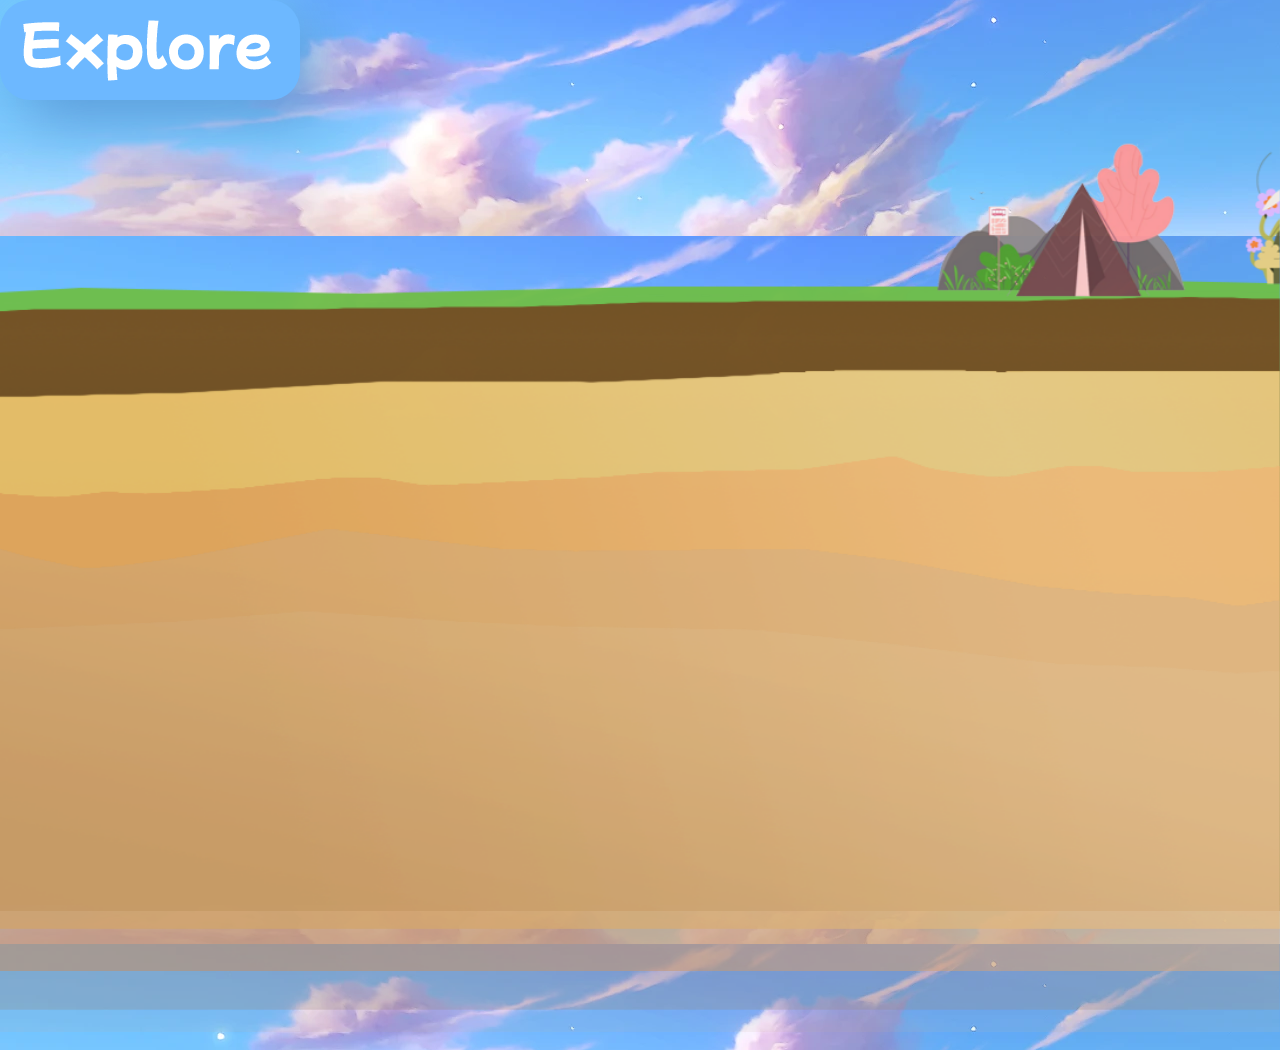
<file: index.html>
<!DOCTYPE html>
<html lang="zh-CN">
<head>
  <meta charset="UTF-8">
  <meta name="viewport" content="width=device-width, initial-scale=1.0">
    <link rel="stylesheet" href="assets/css/style.css">
    <link rel="stylesheet" href="assets/css/popup01.css">
    <link rel="stylesheet" href="assets/css/plot01.css">
    <link rel="stylesheet" href="assets/css/popup_main.css">
    <link rel="stylesheet" href="assets/css/building.css">
    <link rel="icon" href="assets/img/icon.png" type="image/png">
    <title>EXP</title>
</head>
<body>

    <div id="exp_head">
      <div id="exp_head_img"></div>
    </div>
    
    <section class="home">
        <div class="background">
            <div class="bkg_01"></div>
            <div class="bkg_02"></div>
            <div class="bkg_03"></div>
            <div class="bkg_04"></div>
            <div class="bkg_05"></div>
            <div class="bkg_06"></div>
            <div class="bkg_07"></div>
            <div class="bkg_08"></div>
        </div>
    </section>

    <!-- popup01 -->
    <div id="popup01">
        <div class="card_pop01">
          <div class="border_pop01"></div>
          <div class="content_pop01">
            <div class="logo_pop01">
              <div class="logo1_pop01">
                <div id="logo-main">
                  <img src="assets/img/exp.png" alt="">
                </div>
              </div>
              <div class="logo2_pop01">
                <div id="logo-second">
                  <img src="assets/img/explore.png" alt="">
                </div>
              </div>
              <span class="trail"></span>
            </div>
            <span class="logo-bottom-text">-Click to continue-</span>
          </div>
          <span class="bottom-text">Designed by BY</span>
        </div>
    </div>

    <div class="plot">
      <div class="plot_01">
        <div id="worker_01"><img src="assets/img/worker01.png" alt=""></div>
        <div id="worker_02"><img src="assets/img/worker02.png" alt=""></div>
        <div id="worker_03"><img src="assets/img/worker03.png" alt=""></div>
        <div id="worker_04"><img src="assets/img/worker04.png" alt=""></div>
      </div>
      <div class="plot_02">
        <div id="building"><img src="assets/img/building.png" alt=""></div>
      </div>
    </div>

    <!-- 主要弹窗 -->
    <div class="popup_main">
      <div class="btn-animate btn-animate__around" id="btn_01">
        <svg>
          <rect x="0" y="0" width="100%" height="100%"></rect>
        </svg>
        continue
      </div>
    </div>


    <!-- 确保 JavaScript 代码在 DOM 元素加载完毕后执行 -->
    <script src="assets/css/gsap.min.js"></script>
    <script src="assets/css/plot01.js"></script>
    <script src="assets/css/popup_main.js"></script>
    <script src="assets/css/popup01.js"></script>
    <script>
        gsap.from('.bkg_01', 1.2, {opacity:0, y:150})
        gsap.from('.bkg_02', 1.2, {opacity:0, y:150, delay:0.1})
        gsap.from('.bkg_03', 1.2, {opacity:0, y:150, delay:0.3})
        gsap.from('.bkg_04', 1.2, {opacity:0, y:150, delay:0.6})
        gsap.from('.bkg_05', 1.2, {opacity:0, y:150, delay:0.8})
        gsap.from('.bkg_06', 1.2, {opacity:0, y:150, delay:0.9})
        gsap.from('.bkg_07', 1.2, {opacity:0, y:150, delay:1.2})
        gsap.from('.bkg_08', 1.2, {opacity:0, y:150, delay:1.4})
    </script>
    

</body>
</html>
</file>
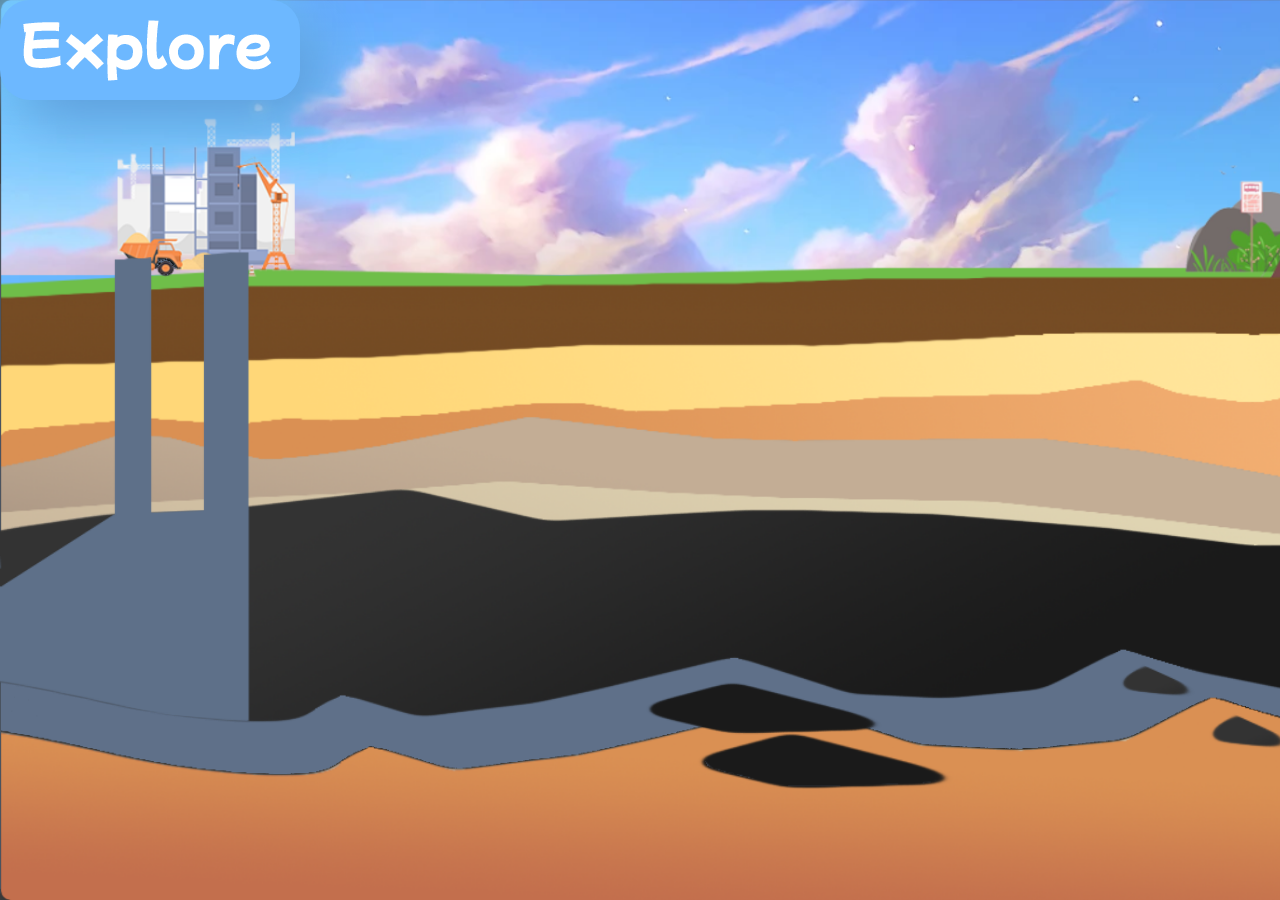
<file: assets/css/exp.html>
<!DOCTYPE html>
<html lang="zh-CN">
<head>
  <meta charset="UTF-8">
  <meta name="viewport" content="width=device-width, initial-scale=1.0">
    <link rel="stylesheet" href="style_exp.css">
    <link rel="stylesheet" href="popup_main.css">
    <link rel="stylesheet" href="popup_main_double.css">
    <link rel="icon" href="../img/icon.png" type="image/png">
    <title>EXP</title>
</head>
<body>
    <div id="exp_head">
      <div id="exp_head_img"></div>
    </div>

    <div class="bkg">
        <div class="bkg_coal_01"></div>
        <div class="bkg_coal_02"></div>
        <div class="bkg_coal_03"></div>
        <div class="bkg_coal_04"></div>
        <div class="bkg_shaft"></div>
        <div id="shaft_machine_1"></div>
        <div id="shaft_machine_2"></div>
        <div id="lifting_cage"></div>
        <div id="shield_support"></div>
        <div id="smoke"></div>
        <div id="airtrack"></div>
        <div id="conveyer_01"></div>
        <div id="conveyer_02"></div>
        <div id="exp_60"></div>
    </div>
    
    <!-- 主要弹窗 -->
    <div class="popup_main">
      <div class="btn-animate btn-animate__around" id="btn_01">
        <svg>
          <rect x="0" y="0" width="100%" height="100%"></rect>
        </svg>
        continue
      </div>
      <div class="btn-animate btn-animate__around" id="btn_04">
        <svg>
          <rect x="0" y="0" width="100%" height="100%"></rect>
        </svg>
        continue
      </div>
    </div>

    <!-- 两个选择弹窗 -->
    <div class="popup_main_double">
      <div class="btn-animate_double btn-animate__around_double" id="btn_02">
        <svg>
          <rect x="0" y="0" width="100%" height="100%"></rect>
        </svg>
        No
      </div>
      <div class="btn-animate_double btn-animate__around_double" id="btn_03">
        <svg>
          <rect x="0" y="0" width="100%" height="100%"></rect>
        </svg>
        Yes
      </div>
    </div>
    <div class="safety_officer">
      <div class="safety_officer_run"></div>
    </div>
    <div class="fire">
      <div class="fire_anim"></div>
    </div>
    <div class="death"></div>
    <audio id="audio_death" src="../img/death.mp3"></audio>
    <audio id="audio_exp_60" src="../img/exp_60.mp3"></audio>
    <!-- 确保 JavaScript 代码在 DOM 元素加载完毕后执行 -->
     <script src="plot02.js"></script>
     <script src="popup_main_exp.js"></script>
    <script src="plot03.js"></script>
</body>
</html>
</file>
<file: assets/css/style.css>
* {
    margin: 0;
    padding: 0;
    box-sizing: border-box;
    list-style: none;
    text-decoration: none;
    font-family:Arial, Helvetica, sans-serif;
}
body {
    height: 100vh;
    background-image: url(../img/sky.png);
    overflow: hidden;
    min-width: 400px;
}
#exp_head {
    position: absolute;
    width: 300px;
    height: 100px;
    border-radius: 30px;
    background: #6db8ff;
    box-shadow:  20px 20px 60px #5d9cd9,
             -20px -20px 60px #7dd4ff;
}
#exp_head_img {
    width: 300px;
    height: 100px;
    background-image: url('../img/exp_head_01.png');
}

header {
    display: flex;
    align-items: center;
    justify-content: flex-end;
    width: 100%;
    height: 130px;
    padding: 0 5%;
    color: cadetblue;
    font-size: 18px;
}
header .logo{
    margin-right: auto;
    width: 180px;
}
header .logo img {
    width: 100%;
}
header nav {
    display: flex;
    align-items: center;
}
header .menu {
    display: flex;
    align-items: center;
}
header nav .menu li a {
    position: relative;
    color: black;
    font-size: 1rem;
    font-weight: 500;
    margin-left: 40px;
}
.home {
    padding: 0 5%;
    text-align: center;
    width: 700px;
    margin: 0 auto;
}
.home .background .bkg_01,
.home .background .bkg_02,
.home .background .bkg_03,
.home .background .bkg_04,
.home .background .bkg_05,
.home .background .bkg_06,
.home .background .bkg_07,
.home .background .bkg_08 {
    width: 100%;
    height: 100vh;
    position: absolute;
    bottom: 0;
    left: 0;
    z-index: -10;
}
.home .background .bkg_01 {
    background: url(../img/bkg_01.png);
    background-position: center;
    background-size: cover;
}
.home .background .bkg_02 {
    background: url(../img/bkg_02.png);
    background-position: center;
    background-size: cover;
}
.home .background .bkg_03 {
    background: url(../img/bkg_03.png);
    background-position: center;
    background-size: cover;
}
.home .background .bkg_04 {
    background: url(../img/bkg_04.png);
    background-position: center;
    background-size: cover;
}
.home .background .bkg_05 {
    background: url(../img/bkg_05.png);
    background-position: center;
    background-size: cover;
}
.home .background .bkg_06 {
    background: url(../img/bkg_06.png);
    background-position: center;
    background-size: cover;
}
.home .background .bkg_07 {
    background: url(../img/bkg_07.png);
    background-position: center;
    background-size: cover;
}
.home .background .bkg_08 {
    background: url(../img/bkg_08.png);
    background-position: center;
    background-size: cover;
}
</file>
<file: assets/css/popup01.css>
/* From Uiverse.io by Smit-Prajapati */ 

   #popup01 {
    min-width: 100%;
    min-height: 100%;
    position: absolute;
    display: flex;
    justify-content: center;
    align-items: center;
    background-color: rgb(237, 237, 237, .1);
    backdrop-filter: blur(10px);
    /* opacity: 0; */
    /* transition: opacity 1.5s ease-in-out; */
   }
   #popup01 {
    opacity: 0; /* 初始状态是完全透明 */
    transition: opacity 1.5s ease-in-out; /* 设置过渡效果 */
  }
   .card_pop01 {
    width: 600px;
    height: 400px;
    background: #243137;
    position: absolute;
    display: grid;
    place-content: center;
    border-radius: 10px;
    overflow: hidden;
    transition: all 0.5s ease-in-out;
  }

  #logo-main, #logo-second {
    height: 100%;
  }
  
  #logo-main {
    fill: #bd9f67;
  }
  
  #logo-second {
    padding-bottom: 10px;
    fill: none;
    stroke: #bd9f67;
    stroke-width: 1px;
  }
  
  .border_pop01 {
    position: absolute;
    inset: 0px;
    border: 2px solid #bd9f67;
    opacity: 0;
    transform: rotate(10deg);
    transition: all 0.5s ease-in-out;
  }
  
  .bottom-text {
    position: absolute;
    left: 50%;
    bottom: 13px;
    transform: translateX(-50%);
    font-size: 8px;
    padding: 0px 5px 0px 8px;
    color: #bd9f67;
    background: #243137;
    opacity: 0;
    letter-spacing: 7px;
    transition: all 0.5s ease-in-out;
  }
  
  .content_pop01 {
    transition: all 0.5s ease-in-out;
  }
  
  .content_pop01 .logo_pop01 {
    height: 70px;
    position: relative;
    width: 66px;
    overflow: hidden;
    transition: all 1s ease-in-out;
  }
  
  .content_pop01 .logo_pop01 .logo1_pop01 {
    height: 66px;
    position: absolute;
    left: 0;
  }
  
  .content_pop01 .logo_pop01 .logo2_pop01 {
    height: 66px;
    position: absolute;
    left: 66px;
  }
  
  .content_pop01 .logo_pop01 .trail {
    position: absolute;
    right: 0;
    height: 100%;
    width: 100%;
    opacity: 0;
  }
  
  .content_pop01 .logo-bottom-text {
    position: absolute;
    left: 50%;
    top: 60%;
    transform: translate(-50%, -50%);
    margin-top: 30px;
    color: #bd9f67;
    padding-left: 8px;
    font-size: 11px;
    opacity: 0;
    letter-spacing: none;
    transition: all 0.5s ease-in-out 0.5s;
  }
  
  .card_pop01:hover {
    border-radius: 0;
    transform: scale(1.1);
  }
  
  .card_pop01:hover .logo_pop01 {
    width: 268px;
    animation: opacity 1s ease-in-out;
  }
  
  .card_pop01:hover .border_pop01 {
    inset: 15px;
    opacity: 1;
    transform: rotate(0);
  }
  
  .card_pop01:hover .bottom-text {
    letter-spacing: 3px;
    opacity: 1;
    transform: translateX(-50%);
  }
  
  .card_pop01:hover .content_pop01 .logo-bottom-text {
    opacity: 1;
    letter-spacing: 4px;
  }
  
  .card_pop01:hover .trail {
    animation: trail 1s ease-in-out;
  }
  
  @keyframes opacity {
    0% {
      border-right: 1px solid transparent;
    }
  
    10% {
      border-right: 1px solid #bd9f67;
    }
  
    80% {
      border-right: 1px solid #bd9f67;
    }
  
    100% {
      border-right: 1px solid transparent;
    }
  }
  
  @keyframes trail {
    0% {
      background: linear-gradient(90deg, rgba(189, 159, 103, 0) 90%, rgb(189, 159, 103) 100%);
      opacity: 0;
    }
  
    30% {
      background: linear-gradient(90deg, rgba(189, 159, 103, 0) 70%, rgb(189, 159, 103) 100%);
      opacity: 1;
    }
  
    70% {
      background: linear-gradient(90deg, rgba(189, 159, 103, 0) 70%, rgb(189, 159, 103) 100%);
      opacity: 1;
    }
  
    95% {
      background: linear-gradient(90deg, rgba(189, 159, 103, 0) 90%, rgb(189, 159, 103) 100%);
      opacity: 0;
    }
  }
</file>
<file: assets/css/plot01.css>
/* .plot_01 {
    width: 485px;
    height: 288px;
} */
/* 上面待删或测试 */

#worker_01 {
    display: none;
}
#worker_02 {
    display: none;
}
#worker_03 {
    display: none;
}
#worker_04 {
    display: none;
}

@keyframes worker_01_anim {
    from {
        transform: translate(-100%, 95px);
        visibility: visible;
    }
    to {
        transform: translate(95px, 95px);
    }
}
@keyframes worker_02_anim {
    from {
        transform: translate(95px, 95px);
    }
    to {
        transform: translate(96px, 96px);
    }
}
@keyframes worker_03_anim {
    from {
        transform: translate(95px, 95px);
    }
    to {
        transform: translate(96px, 96px);
        }
}
@keyframes worker_04_anim {
    0% {
        transform: translate(95px, 95px);
    }
    70% {
        transform: translate(96px, 96px);
    }
    75% {
        transform: translate(96px, 86px);
    }
    80% {
        transform: translate(96px, 96px);
    }
    85% {
        transform: translate(96px, 86px);
    }
    90% {
        transform: translate(96px, 96px);
    }
    95% {
        transform: translate(96px, 86px);
    }
    100% {
        transform: translate(96px, 96px);
    }
}

.worker_01_anim {
    animation: worker_01_anim 1.7s forwards;
}
.worker_02_anim {
    animation: worker_02_anim 1.7s forwards;
}
.worker_03_anim {
    animation: worker_03_anim 1.7s forwards;
}
.worker_04_anim {
    animation: worker_04_anim 1.7s forwards;
}
</file>
<file: assets/css/popup_main.css>
.popup_main {
    position: fixed;
    top: 40%;
    left: 50%;
    transform: translate(-50%, -50%);
    width: 670px;
    height: 430px;
    /* here */
    /* padding: 50px; */
    box-shadow: 0 5px 30px rgba(0, 0, 0, 0.3);
    background-color: #ffffff;
    /* background-image: url("../img/selector_01.png"); */
    visibility: hidden;
    opacity: 0;
    transition: 0.5s;
}

  
.popupActive {
    top: 50%;
    visibility: visible;
    opacity: 1;
    transition: 0.5s;
}


  /* Add styles for the button */
     /* 位置 */
  #btn_01 {
    position: absolute;
    bottom: 50px;
    right: 110px;
  }
  #btn_04 {
    display: none;
    position: absolute;
    bottom: 50px;
    right: 385px;
  }
  
  .btn-animate {
    position: absolute;
    /* bottom: 10px;
    right: 10px; */
    width: 130px;
    height: 40px;
    line-height: 40px;
    border: none;
    border-radius: 5px;
    background: #027efb;
    color: #fff;
    text-align: center;
    cursor: pointer;
  }
  .btn-animate__around {
    background: transparent;
    color: #027efb;
    position: relative;
  }
  .btn-animate__around svg {
    position: absolute;
    left: 0;
    top: 0;
    width: 100%;
    height: 100%;
  }
  .btn-animate__around rect {
    fill: none;
    stroke: #027efb;
    stroke-width: 3;
    stroke-dasharray: 422, 0;
    transition: all .5s linear;
  }
  .btn-animate__around:hover {
    font-weight: 600;
  }
  .btn-animate__around:hover rect {
    stroke-width: 5;
    stroke-dasharray: 15, 260;
    stroke-dashoffset: 50%;
    transition: all 1.35s cubic-bezier(0.19, 1, 0.22, 1);
  }

  /* img更换 */
  .popup_main_img_01 {
    background-image: url("../img/selector_01.png");
  }
  .popup_main_img_02 {
    background-image: url("../img/selector_02.png");
  }
  .popup_main_img_03 {
    background-image: url("../img/selector_03.png");
  }
  .popup_main_img_04 {
    background-image: url("../img/selector_04.gif");
  }
  .popup_main_img_05 {
    background-image: url("../img/selector_05.gif");
  }
  .popup_main_img_07 {
    background-image: url("../img/selector_07.png");
  }
  .popup_main_img_08 {
    background-image: url("../img/selector_08.gif");
  }
  .popup_main_img_09 {
    background-image: url("../img/selector_09.gif");
  }

  /* 加入中国元素 */

  .cn_element01 {
    background-image: url("../img/cn_element01.png");
  }
  .cn_element02 {
    background-image: url("../img/cn_element02.png");
  }
  .cn_element03 {
    background-image: url("../img/cn_element03.png");
  }
  .cn_element04 {
    background-image: url("../img/cn_element04.png");
  }
  .cn_element05 {
    background-image: url("../img/cn_element05.png");
  }
</file>
<file: assets/css/building.css>
#building {
    position: absolute;
    top: 90px;
    left: 100px;
    width: 152px;
    height: 152px;
    display: none;
}

@keyframes building_anim {
    from {
        transform: perspective(400px) scale3d(1, 1, 1) translate3d(0, 0, 0) rotate3d(0, 1, 0, -360deg);
        animation-timing-function: ease-out;
    }

    40% {
        transform: perspective(400px) scale3d(1, 1, 1) translate3d(0, 0, 150px);
        animation-timing-function: ease-out;
    }

    50% {
        transform: perspective(400px) scale3d(1, 1, 1) translate3d(0, 0, 150px);
        animation-timing-function: ease-in;
    }

    80% {
        transform: perspective(400px) scale3d(0.95, 0.95, 0.95) translate3d(0, 0, 0);
        animation-timing-function: ease-in;
    }

    to {
        transform: perspective(400px) scale3d(1, 1, 1) translate3d(0, 0, 0) rotate3d(0, 1, 0, 0deg);
        animation-timing-function: ease-in;
    }
}

.building_anim {
    backface-visibility: visible;
    animation-duration: 1s;
    animation-fill-mode: both;
    animation-name: building_anim;
}
</file>
<file: assets/css/style_exp.css>
* {
    margin: 0;
    padding: 0;
    box-sizing: border-box;
    list-style: none;
    text-decoration: none;
    font-family:Arial, Helvetica, sans-serif;
    
}

* body {
    overflow: hidden;
    user-select: none;
}

#exp_head {
    position: absolute;
    width: 300px;
    height: 100px;
    border-radius: 30px;
    background: #6db8ff;
    box-shadow:  20px 20px 60px #5d9cd9,
             -20px -20px 60px #7dd4ff;
}
#exp_head_img {
    width: 300px;
    height: 100px;
}
.exp_head_img_01 {
    background-image: url('../img/exp_head_01.png');
}
.exp_head_img_02 {
    background-image: url('../img/exp_head_02.png');
}
.exp_head_img_03 {
    background-image: url('../img/exp_head_03.png');
}
.exp_head_img_04 {
    background-image: url('../img/exp_head_04.png');
}
.exp_head_img_05 {
    background-image: url('../img/exp_head_05.png');
}
.bkg {
        height: 100vh;
        background-image: url(../img/bkg_exp.png);
        background-size: cover;
        overflow: hidden;
        min-width: 400px;
}
.bkg_coal_01 {
    display: block;
    background: url(../img/bkg_08.png);
    background-size: cover;
    position: absolute;
    top: -30px;
    left: 0;
    width: 100%;
    height: 100%;
    clip-path: inset(0 0 0 0);
    transition: clip-path 3s linear;
    /* z-index: 1; */
}
.bkg_coal_02 {
    display: none;
    background: url(../img/bkg_08.png);
    background-size: cover;
    position: absolute;
    top: -30px;
    left: 0;
    width: 100%;
    height: 100%;
    clip-path: inset(0 0 0 27%);
    transition: clip-path 3s linear;
    /* z-index: 1; */
}
.bkg_coal_03 {
    display: none;
    background: url(../img/bkg_08.png);
    background-size: cover;
    position: absolute;
    top: -30px;
    left: 0;
    width: 100%;
    height: 100%;
    clip-path: inset(0 0 0 50%);
    transition: clip-path 3s linear;
    /* z-index: 1; */
}
.bkg_coal_04 {
    display: none;
    background: url(../img/bkg_08.png);
    background-size: cover;
    position: absolute;
    top: -30px;
    left: 0;
    width: 100%;
    height: 100%;
    clip-path: inset(0 0 0 90%);
    transition: clip-path 2s linear;
    /* z-index: 1; */
}

.bkg_shaft {
    background: url(../img/bkg_shaft.png);
    background-size: cover;
    position: absolute;
    top: -30px;
    left: 0;
    width: 100%;
    height: 100%;
    clip-path: inset(0 0 100% 0);
    transition: clip-path 3.3s linear;
}

/* 立井掘进动画 */
#shaft_machine_1 {
    background-image: url(../img/shaft_machine.png);
    display: none;
    width: 39px;
    height: 39px;
    position: absolute;
    top: 240px;
    left: 103px;
}
#shaft_machine_2 {
    background-image: url(../img/shaft_machine.png);
    display: none;
    width: 39px;
    height: 39px;
    position: absolute;
    top: 240px;
    left: 188px;
}
@keyframes shaft_machine_1_anim {
    90% {
        opacity: 1;
        transform: translate(0, 200px);
    }
    100% {
        transform: translate(0, 230px);
        opacity: 0;
    }
}
@keyframes shaft_machine_2_anim {
    90% {
        opacity: 1;
        transform: translate(0, 200px);
    }
    100% {
        transform: translate(0, 230px);
        opacity: 0;
    }
}
.shaft_machine_1_anim {
    animation: shaft_machine_1_anim 2s ease-in-out forwards;
}
.shaft_machine_2_anim {
    animation: shaft_machine_2_anim 2s ease-in-out forwards;
}

/* 提升罐笼展示 */
#lifting_cage {
    background-image: url(../img/lifting_cage.gif);
    display: none;
    width: 43px;
    height: 365px;
    position: absolute;
    top: 240px;
    left: 188px;
}

/* airtrack展示 */
#airtrack {
    background-image: url(../img/airtrack.png);
    display: none;
    width: 137px;
    height: 151px;
    position: absolute;
    top: 520px;
    left: 50px;
}

/* conveyer展示 */
#conveyer_01 {
    background-image: url(../img/conveyer_01.gif);
    display: none;
    width: 392px;
    height: 116px;
    position: absolute;
    top: 520px;
    left: 680px;
}
#conveyer_02 {
    background-image: url(../img/conveyer_02.gif);
    display: none;
    width: 392px;
    height: 147px;
    position: absolute;
    top: 558px;
    left: 300px;
}

/* 60级展示 */
#exp_60 {
    background-image: url(../img/exp_60.png);
    display: none;
    width: 396px;
    height: 228px;
    position: absolute;
    top: 0px;
    left: 500px;
}


/* 挖掘动画01 */
#shield_support {
    background-image: url(../img/shield_support.png);
    display: none;
    width: 264px;
    height: 95px;
    position: absolute;
    top: 520px;
    left: -50px;
}
@keyframes shield_support_anim_1 {
    0% {
        
    }
    100% {
        transform: translate(350px, 0);
    }
}
.shield_support_anim_1 {
    animation: shield_support_anim_1 4s forwards;
}
/* 挖掘动画02 */
@keyframes shield_support_anim_2 {
    0% {
    top: 520px;
    left: 300px;
    }
    100% {
    top: 520px;
    left: 650px;
    }
}
.shield_support_anim_2 {
    animation: shield_support_anim_2 4s forwards;
}
/* 挖掘动画03 */
@keyframes shield_support_anim_3 {
    0% {
    top: 520px;
    left: 650px;
    }
    100% {
    top: 520px;
    left: 1150px;
    }
}
.shield_support_anim_3 {
    animation: shield_support_anim_3 4s forwards;
}

/* 挖掘动画04 */
@keyframes shield_support_anim_4 {
    0% {
    top: 520px;
    left: 1150px;
    }
    100% {
    top: 520px;
    left: 1350px;
    }
}
.shield_support_anim_4 {
    animation: shield_support_anim_4 4s forwards;
}


/* exp_60动画 */

.exp_60_anim {
    animation-duration: 1s;
    animation-fill-mode: both;
    animation-name: exp_60_anim;
}

@keyframes exp_60_anim {
    from {
        opacity: 0;
        transform: scale3d(0.3, 0.3, 0.3);
    }

    50% {
        opacity: 1;
    }
}
</file>
<file: assets/css/popup_main_double.css>
.popup_main_double {
    position: fixed;
    top: 40%;
    left: 50%;
    transform: translate(-50%, -50%);
    width: 670px;
    height: 430px;
    /* here */
    /* padding: 50px; */
    box-shadow: 0 5px 30px rgba(0, 0, 0, 0.3);
    background-color: #ffffff;
    background-image: url("../img/selector_06.gif");
    visibility: hidden;
    opacity: 0;
    transition: 0.5s;
  }
  
.popupActive_double {
    top: 50%;
    visibility: visible;
    opacity: 1;
    transition: 0.5s;
}

/* 双按钮位置 */
#btn_02 {
    position: absolute;
    bottom: 50px;
    right: 50px;
}
#btn_03 {
    position: absolute;
    bottom: 50px;
    right: 210px;
}


.btn-animate_double {
    position: absolute;
    /* bottom: 10px;
    right: 10px; */
    width: 130px;
    height: 40px;
    line-height: 40px;
    border: none;
    border-radius: 5px;
    background: #027efb;
    color: #fff;
    text-align: center;
    cursor: pointer;
  }
  .btn-animate__around_double {
    background: transparent;
    color: #027efb;
    position: relative;
  }
  .btn-animate__around_double svg {
    position: absolute;
    left: 0;
    top: 0;
    width: 100%;
    height: 100%;
  }
  .btn-animate__around_double rect {
    fill: none;
    stroke: #027efb;
    stroke-width: 3;
    stroke-dasharray: 422, 0;
    transition: all .5s linear;
  }
  .btn-animate__around_double:hover {
    font-weight: 600;
  }
  .btn-animate__around_double:hover rect {
    stroke-width: 5;
    stroke-dasharray: 15, 260;
    stroke-dashoffset: 50%;
    transition: all 1.35s cubic-bezier(0.19, 1, 0.22, 1);
  }

/* 跑路动画 */


.safety_officer {
    display: none;
    position: absolute;
    width: 137px;
    height: 120px;
    top: 120px;
    left: 252px;
    background-image: url('../img/safety_officer.gif');
}
/* 2.7s gif */
.safety_officer_run {
    animation-duration: 4.0s;
    animation-fill-mode: both;
    animation-name: safety_officer_run;
}

@keyframes safety_officer_run {
    80% {
        transform: translate(-20px, 0);
    }

    to {
        transform: translate(1500px, 0);
    }
}

/* 烟雾 */
#smoke {
    display: none;
    position: absolute;
    top: 450px;
    width: 912px;
    height: 196px;
    background-image: url('../img/smoke.gif');
    opacity: 0.7;
}
/* 火焰 */
.fire {
    display: none;
    background-image: url('../img/fire.png');
    position: absolute;
    top:130px;
    left: 400px;
    width: 776px;
    height: 683px;
}
.fire_anim {
    animation-duration: 0.3s;
    animation-fill-mode: both;
    animation-name: fire_anim;
}

@keyframes fire_anim {
  0% {
    transform-origin: 50% 50%;
    transform: scale(0.5, 0.5);
  }

  100% {
    transform-origin: 50% 50%;
    transform: scale(1.5, 1.5);
  }
}

/* death */

.death {
    display: none;
    position: fixed;
    /* 逐渐显示有问题？？有空再做 */
    top: 0;
    left: 0;
    height: 100vh;
    width: 100vw;
    background-image: url(../img/death.png);
    background-size: cover;
    overflow: hidden;
    min-width: 1200px;
}
</file>
